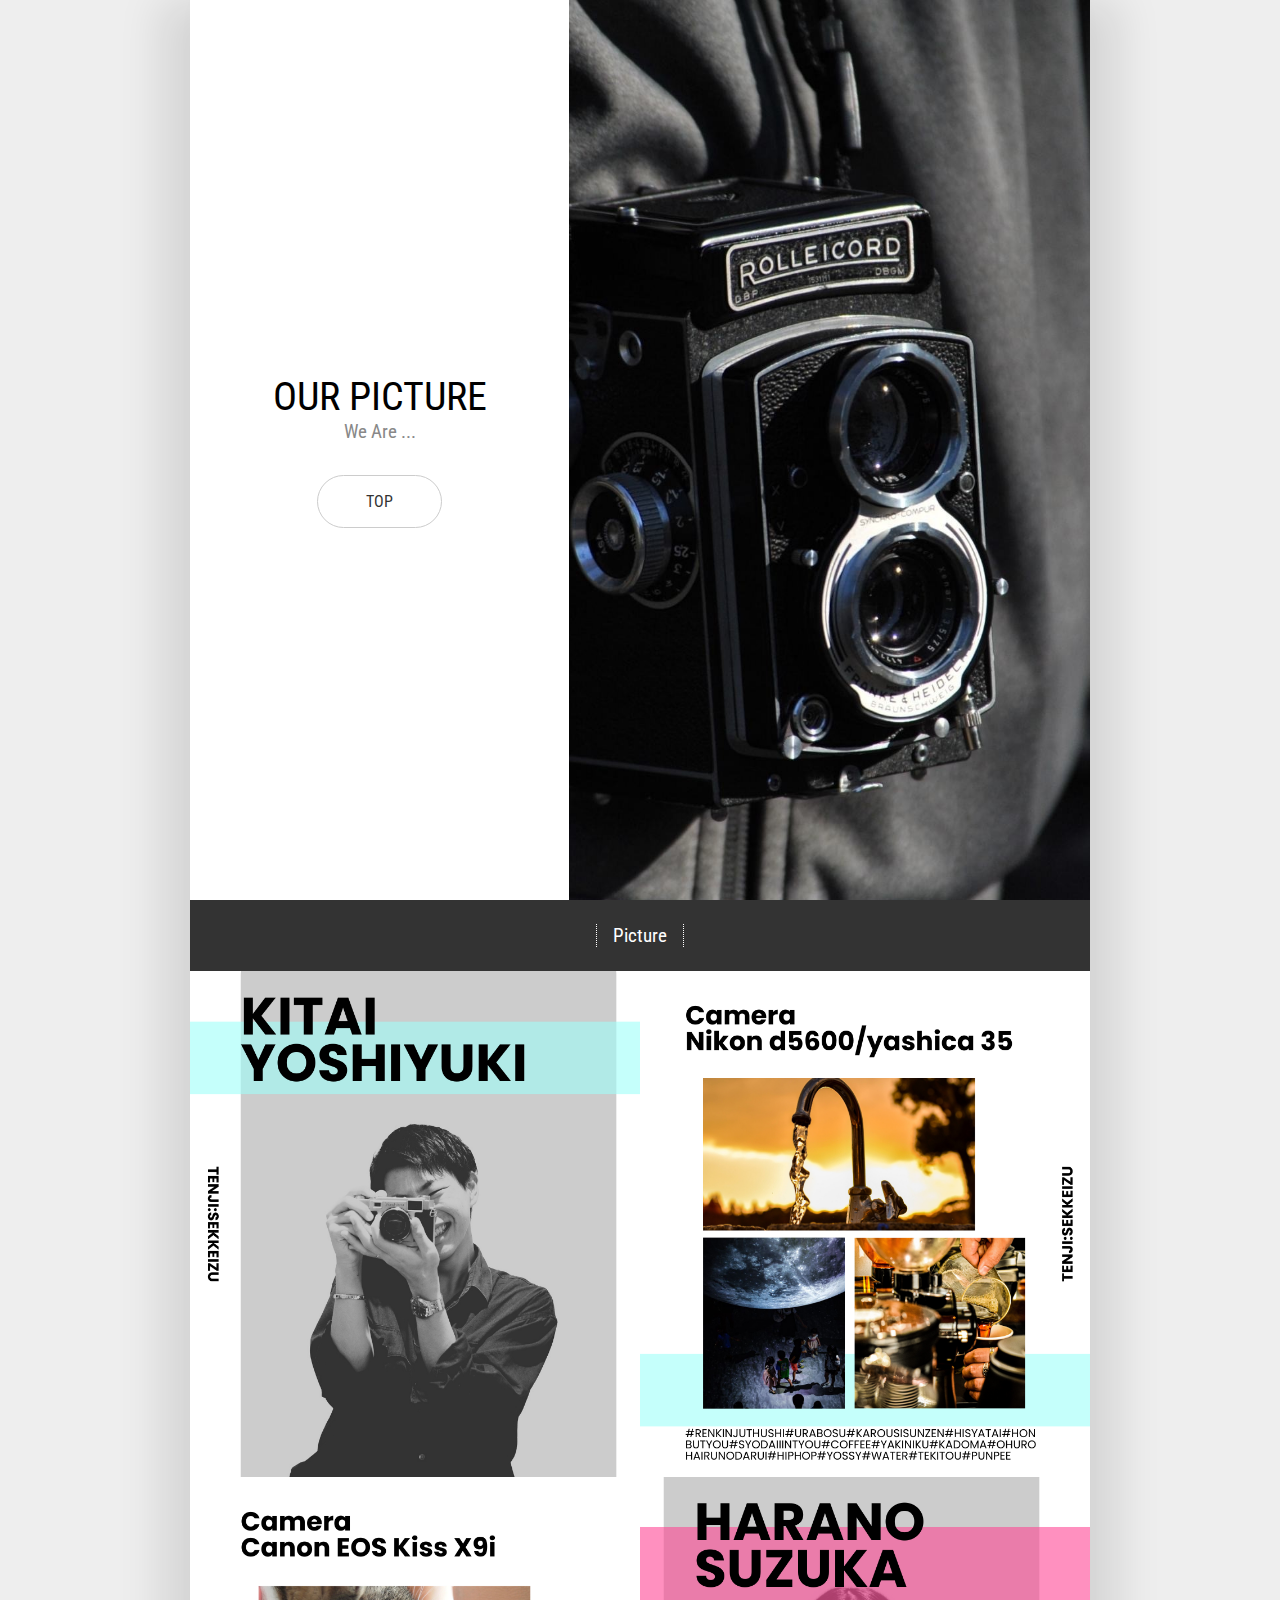
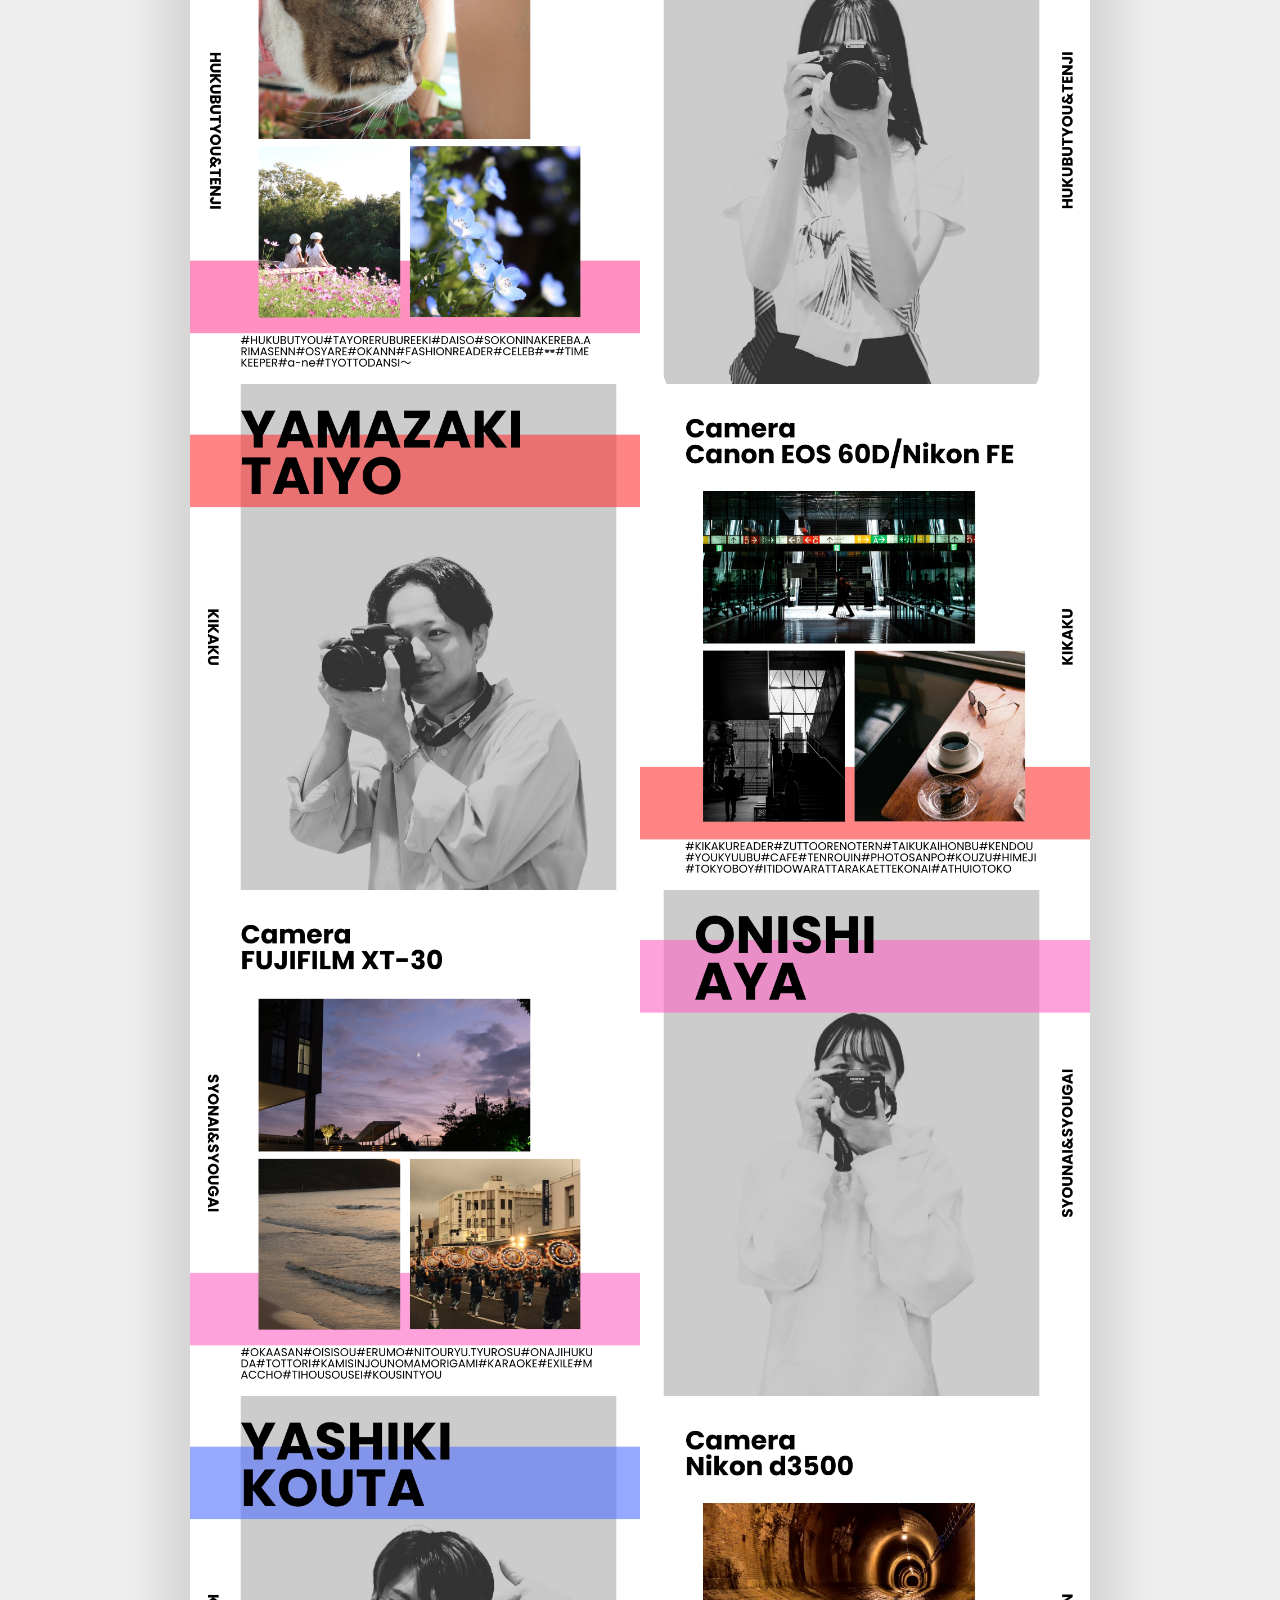
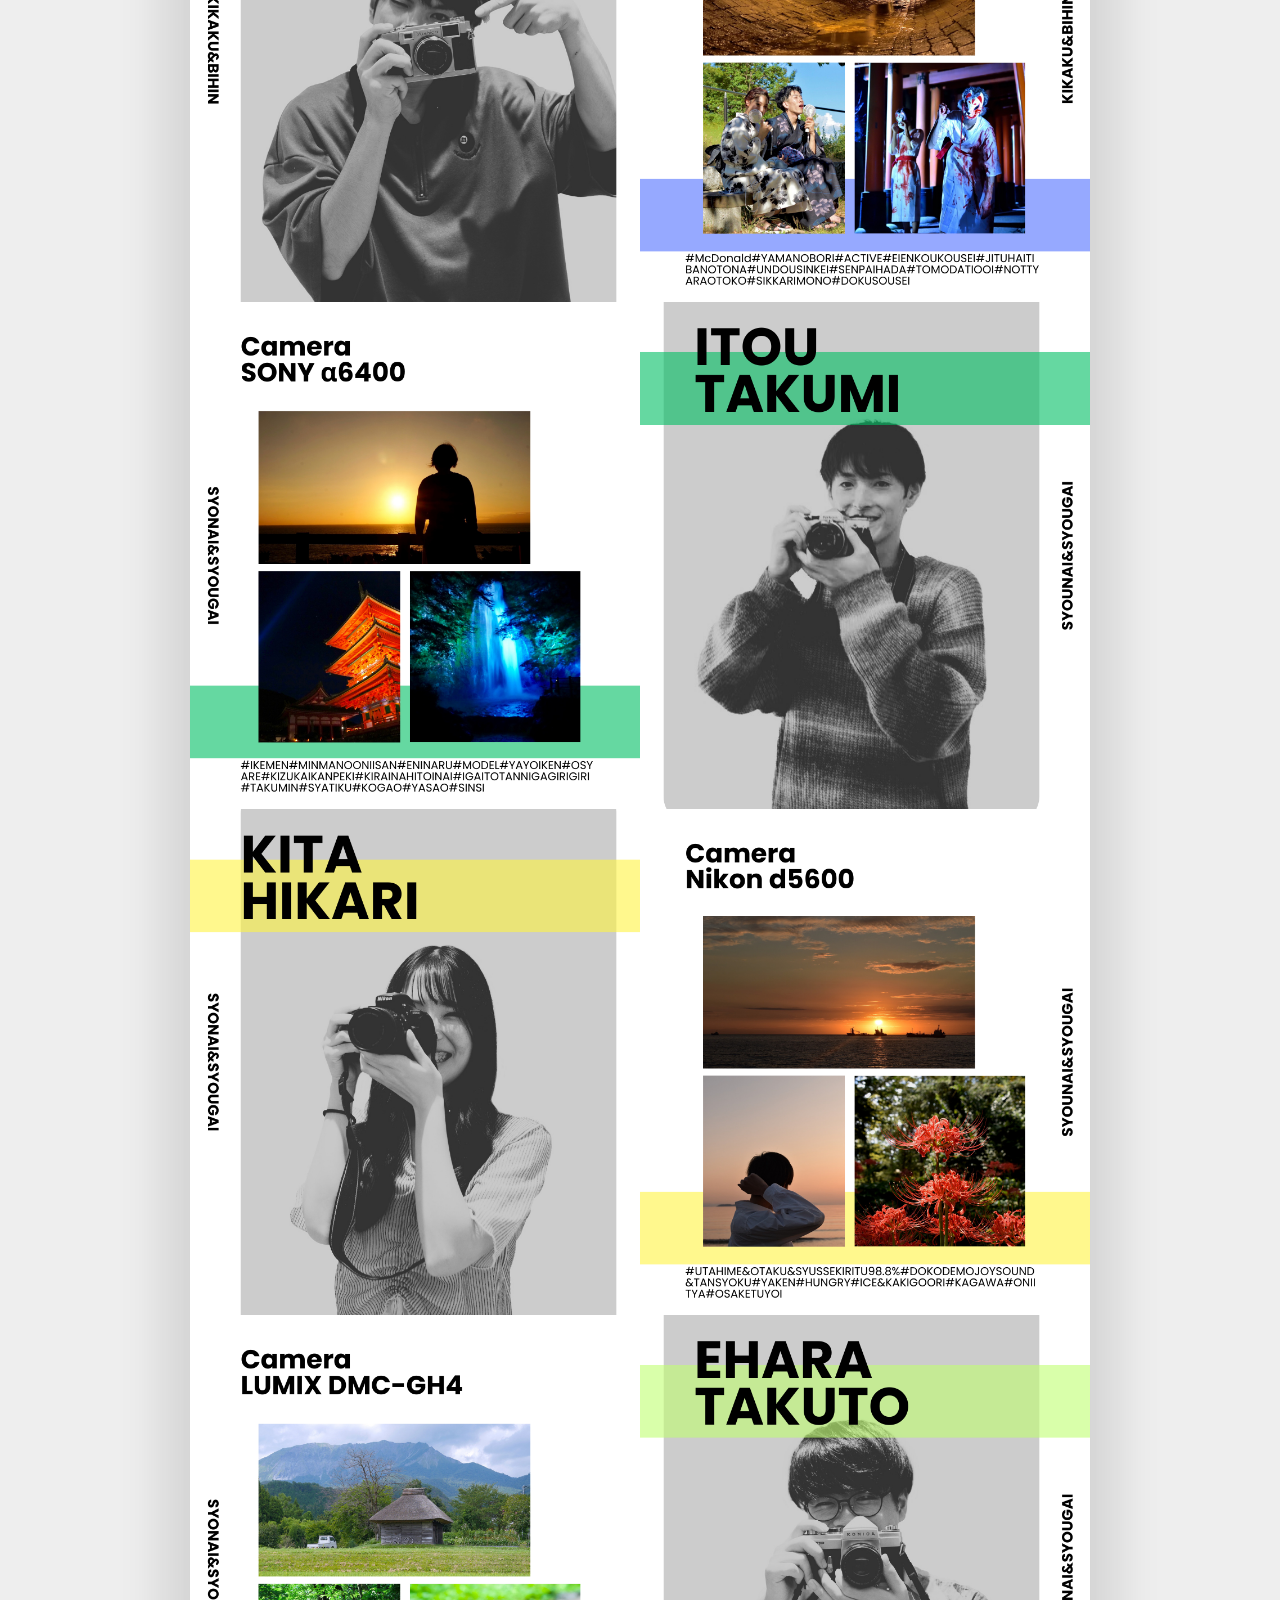
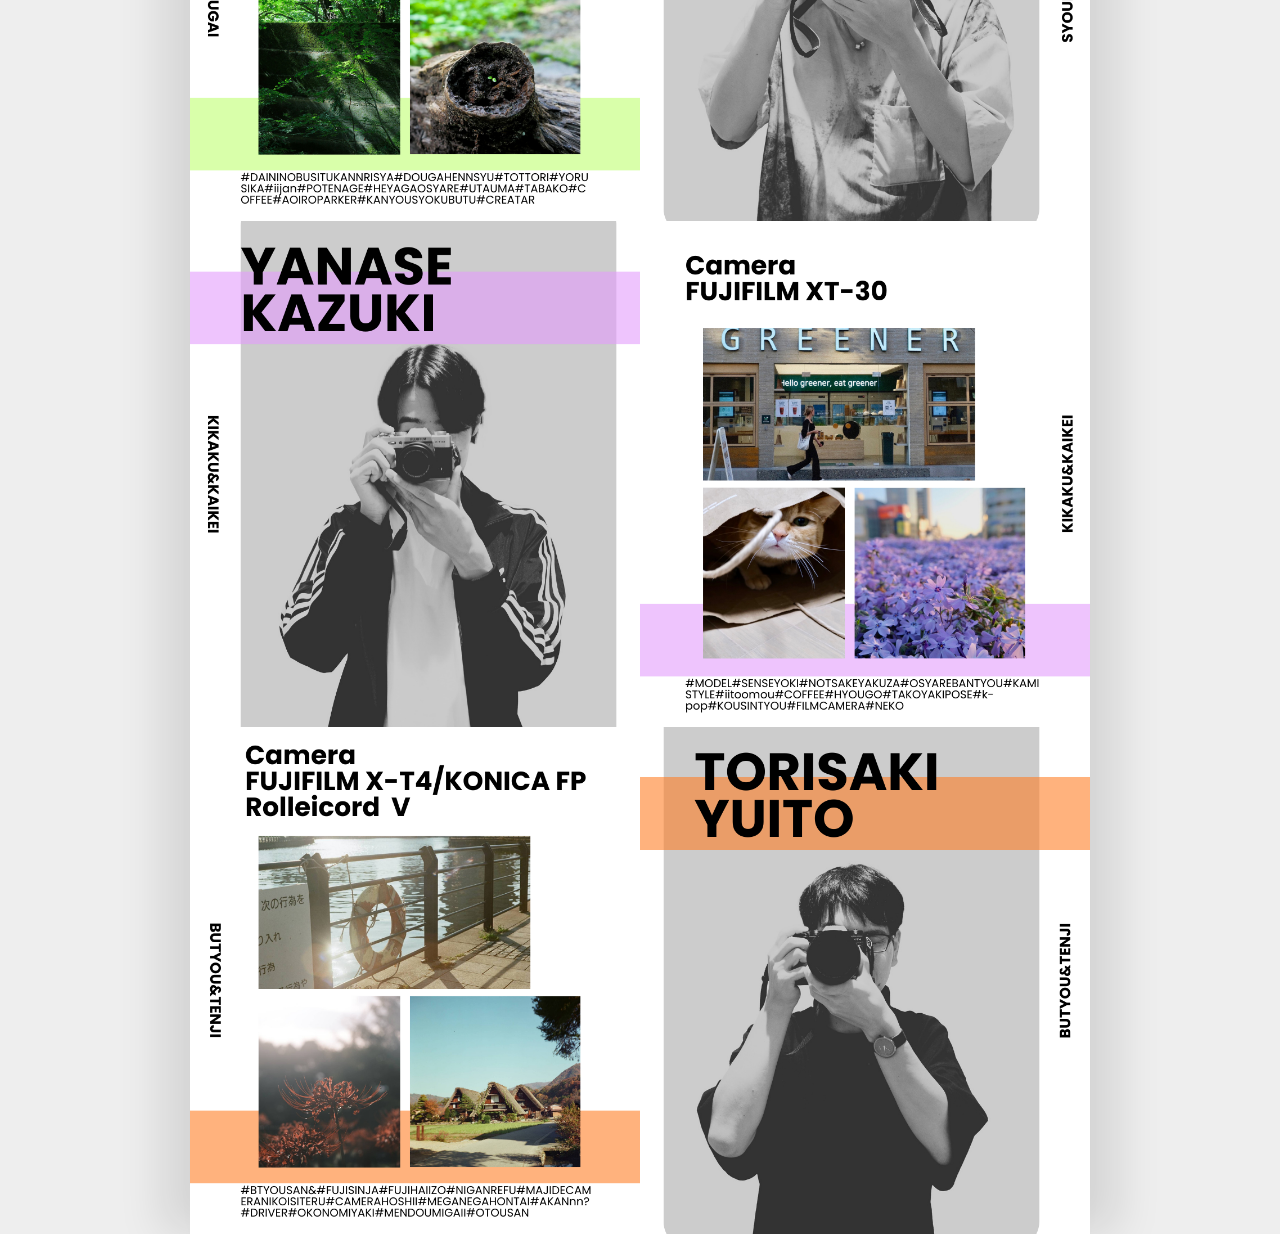
<file: protfolio1/setumei.html>
<!DOCTYPE html>
<html lang="en">
<head>
    <meta charset="UTF-8">
    <meta name="viewport" content="width=device-width,
    initial-scale=1.0">
    <meta http-equiv="X-UA-Compatible" content="ie=edge">
    <link rel="stylesheet" href="css/setumei.css">
    <title>our picture</title>
		
</head>

<body>
    <main>

        
        <div id="landing">
            <div id="landing-text">
                <div id="landing-text-inner">
                    <h1>our picture</h1>
                    <h2>We are ...</h2>
                    <a href="index.html" class="btn" id="view-work">
                        TOP
                    </a>
									
                </div>
            </div>
            <div id="landing-image"></div>
        </div>
        <div id="images">
            <div id="header">
                <h2>picture</h2>
            </div>





            <img src="img/1.jpg" alt="">
            <img src="img/6.jpg" alt="">
            <img src="img/2.jpg" alt="">
            <img src="img/7.jpg" alt="">
            <img src="img/3.jpg" alt="">
            <img src="img/8.jpg" alt="">
            <img src="img/4.jpg" alt="">
            <img src="img/9.jpg" alt="">
            <img src="img/5.jpg" alt="">
            <img src="img/10.jpg" alt="">
            
        </div>


    </main>

  

</body>
 
</html>
</file>
<file: protfolio1/css/setumei.css>
@import url('https://fonts.googleapis.com/css?family=Roboto+Condensed');

html {
    scroll-behavior: smooth;
}

body {
    font-family: 'Roboto Condensed', sans-serif;
    margin: 0;
    background: #eee;
    height: auto;
}

h1 {
    font-weight: 400;
    font-size: 2.5rem;
    text-transform: uppercase;
    margin: 0;
}

h2 {
    font-weight: 400;
    font-size: 1.2rem;
    text-transform: capitalize;
    margin: 0;
}

img {
    display: block;
    width: 100%;
}

main {
    max-width: 900px;
    margin: auto;
    box-shadow: 30px 0px 40px rgba(0, 0, 0, 0.1), -30px 0px 40px rgba(0, 0, 0, 0.1)
}











#landing {
    background: #fff;
}

#landing-text {
    display: flex;
    flex: 0 1 40vw;
    height: 50vh;
    justify-content: center;
    align-items: center;
    text-align: center;
    padding-right: 1rem;
    padding-left: 1rem;
}

#landing-text h2 {
    color: #888;
}

#landing-image {
    background-image: url(img/background.jpg);
    background-position: center;
    background-size: cover;
    background-repeat: no-repeat;
    height: 50vh;
    flex: 0 1 60vw;
    margin: 0;
}

.btn {
    padding: 0.5rem 2rem;
    border: 1px solid #ccc;
    display: inline-block;
    margin: 2rem 0 0;
    border-radius: 50px;
    text-decoration: none;
    color: #333;
    transition: background 500ms ease;
}

.btn:hover {
    background: #f4f4f4;
}

#header {
    padding: 1.5rem;
    text-align: center;
    background: #333;
    color: #fff;
}

#header h2 {
    border-left: 1px dotted #fff;
    border-right: 1px dotted #fff;
    display: inline-block;
    padding-right: 1rem;
    padding-left: 1rem;
}

.caption {
    padding: 0.8rem;
    text-align: center;
}

footer {
    text-align: center;
    padding: 2rem 1rem;
    margin: auto;
    color: #333;
}

footer h3 {
    font-size: 3rem;
    margin-bottom: 0;
}

footer p a {
    text-decoration: none;
    color: red;
}

/*Screen Sizes 500px +*/

@media(min-width: 31.25rem) {
    #landing {
        display: flex;
        height: 100%;
    }

    #landing-text {
        height: 100vh;
    }

    #landing-image {
        height: 100vh;
    }
}

/*Screen Sizes 700px +*/

@media(min-width: 43.75rem) {
    .btn {
        padding: 1rem 3rem;
    }
}
</file>
